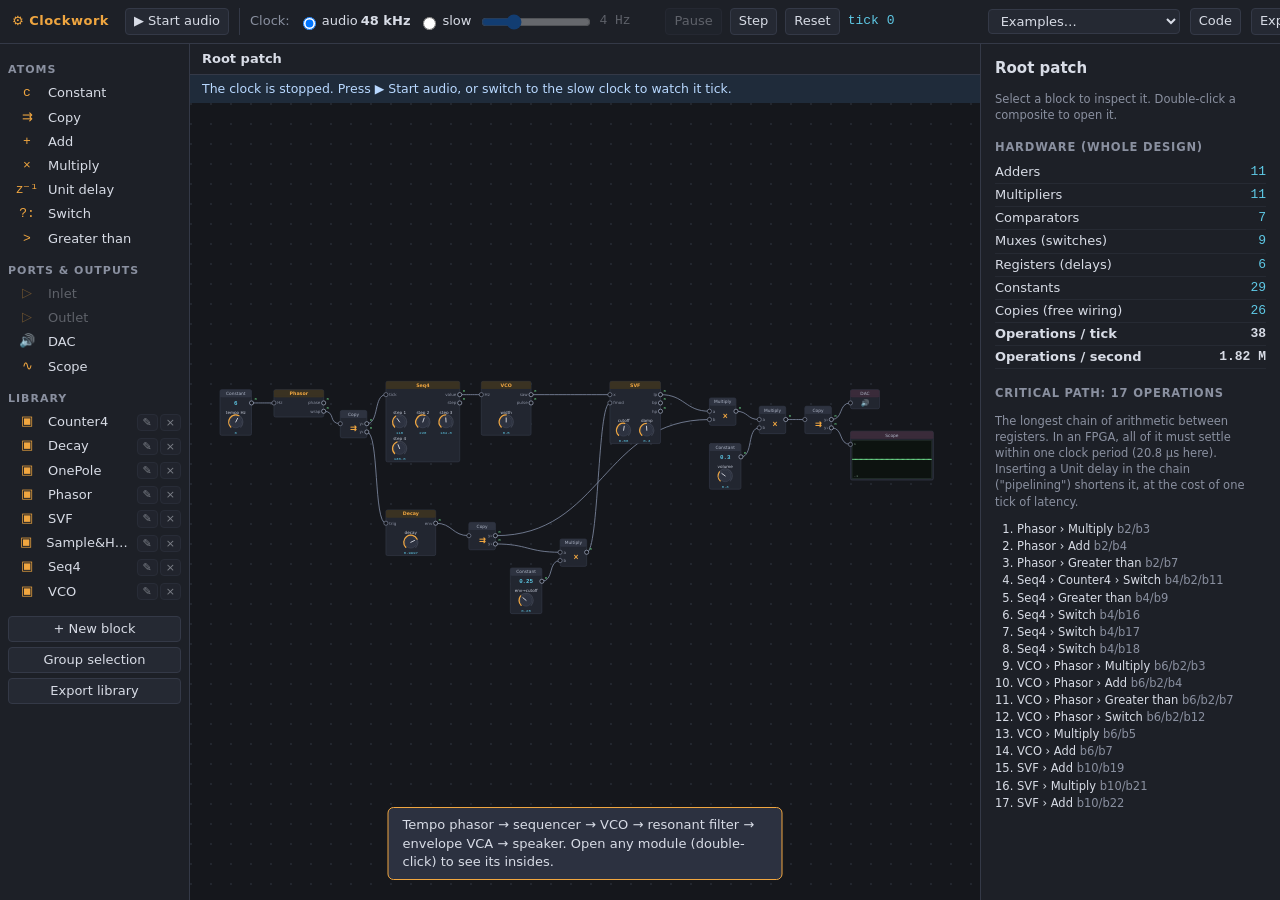
<file: index_old.html>
<!doctype html>
<html lang="en">
<head>
  <meta charset="utf-8">
  <title>Clockwork — a transparent dataflow synthesizer</title>
  <meta name="viewport" content="width=device-width, initial-scale=1">
  <link rel="stylesheet" href="css/style.css">
</head>
<body>
  <header id="top">
    <div class="brand">⚙ Clockwork</div>
    <button id="btn-audio" title="Start or stop the 48 kHz audio clock">▶ Start audio</button>
    <div class="group clock">
      <span class="dim">Clock:</span>
      <label title="Run the design at the audio sample rate"><input type="radio" name="mode" value="audio"> audio <b id="fs"></b></label>
      <label title="Run the design slowly on the main thread, so you can watch every value change"><input type="radio" name="mode" value="slow"> slow</label>
      <span id="slow-controls">
        <input type="range" id="slow-rate" min="0" max="1" step="0.001" title="Slow clock rate">
        <span id="slow-rate-label" class="mono"></span>
        <button id="btn-pause" title="Pause / run the slow clock">Pause</button>
      </span>
      <button id="btn-step" title="Advance exactly one tick (Space)">Step</button>
      <button id="btn-reset" title="Clear every register to 0 (hardware reset)">Reset</button>
      <span id="ticks" class="mono">tick 0</span>
    </div>
    <div class="spacer"></div>
    <select id="examples" title="Load an example patch"></select>
    <button id="btn-code" title="Show the program the patch compiles to">Code</button>
    <button id="btn-export" title="Download the project as JSON">Export</button>
    <button id="btn-import" title="Load a project or library JSON file">Import</button>
    <button id="btn-help" title="How this works">?</button>
    <a href="index.html" style="color:#5ec8e5" title="The spatial prototype: registers as regions on a grid">Grid prototype →</a>
  </header>

  <div id="main">
    <aside id="palette"></aside>
    <section id="center">
      <div id="crumbs"></div>
      <div id="banner"></div>
      <svg id="canvas"></svg>
      <div id="toast"></div>
    </section>
    <aside id="inspector"></aside>
  </div>

  <dialog id="code-dlg">
    <h2>Compiled program</h2>
    <p class="dim small">This is exactly what runs on every audio block. Each wire is a variable <code>nK</code>; each unit delay is a variable that keeps its value between ticks. Constants come from <code>p[]</code> so turning a knob never recompiles.</p>
    <pre class="code"></pre>
    <button class="close">Close</button>
  </dialog>

  <dialog id="help-dlg">
    <h2>How Clockwork works</h2>
    <p><b>One clock.</b> 48 000 times per second, every block computes exactly once. Each wire carries one number per tick.</p>
    <p><b>Seven atoms.</b> Constant, Copy, Add, Multiply, Unit delay, Switch, Greater-than. Everything else — oscillators, sequencers, envelopes, filters — is built from them. Open any library block to see how.</p>
    <p><b>Unit delay = register.</b> It outputs what its input was on the previous tick. Any feedback loop must pass through one; a loop without a delay is a <i>combinational loop</i> and is rejected, just as in FPGA design.</p>
    <p><b>Explicit fan-out.</b> An output drives exactly one input. Use Copy to send a signal to two places.</p>
    <p><b>Clock enables.</b> To run something slower than the clock (a sequencer step, a sample-and-hold), put a Switch in front of a register so it only updates when an "enable" pulse is 1. See <i>Sample&amp;Hold</i>, <i>Counter4</i>, <i>Seq4</i>.</p>
    <p><b>Control panels.</b> Inside a composite, select a Constant and tick "Show as a control". It becomes a knob, toggle or button on every instance's face.</p>
    <h3>Editing</h3>
    <ul>
      <li>Click or drag blocks from the left palette. Drag from an output port (right side) to an input port (left side) to wire.</li>
      <li>Drag a wire off an input to move or remove it. Click a wire and press Delete to remove it.</li>
      <li>Shift-click or shift-drag to select several blocks; <kbd>Ctrl+G</kbd> groups them into a new composite block.</li>
      <li>Double-click a composite to open it (<kbd>Esc</kbd> goes back up). Double-click a constant or knob to type a value.</li>
      <li>Drag the background to pan, scroll to zoom, <kbd>F</kbd> to fit. <kbd>Ctrl+D</kbd> duplicates.</li>
      <li>Slow clock: watch values tick; <kbd>Space</kbd> or Step advances one tick.</li>
    </ul>
    <p class="dim small">Your project autosaves in this browser. Use Export/Import to move it elsewhere.</p>
    <button class="close">Close</button>
  </dialog>

  <input type="file" id="file-input" accept=".json,application/json" hidden>

  <script src="js/blocks.js"></script>
  <script src="js/compiler.js"></script>
  <script src="js/library.js"></script>
  <script src="js/engine.js"></script>
  <script src="js/editor.js"></script>
  <script src="js/app.js"></script>
</body>
</html>
</file>
<file: css/style.css>
:root {
  --bg: #15171c; --panel: #1d2027; --panel2: #252933; --line: #343947;
  --text: #d8dce6; --dim: #8a90a0; --accent: #f0a640; --accent2: #5ec8e5;
  --wire: #7f8aa3; --err: #ff6b6b; --ok: #6fdc8c;
  --mono: ui-monospace, 'SF Mono', Menlo, Consolas, monospace;
}
* { box-sizing: border-box; }
html, body { margin: 0; height: 100%; background: var(--bg); color: var(--text); font: 13px/1.4 system-ui, sans-serif; overflow: hidden; }
button, select, input, textarea { font: inherit; color: var(--text); background: var(--panel2); border: 1px solid var(--line); border-radius: 4px; padding: 3px 8px; }
button { cursor: pointer; }
button:hover { border-color: var(--accent); }
button.on { background: #3b2d14; border-color: var(--accent); color: var(--accent); }
button.danger:hover { border-color: var(--err); color: var(--err); }
.mono, code, kbd { font-family: var(--mono); }
.dim { color: var(--dim); }
.small { font-size: 11.5px; }

#top { display: flex; align-items: center; gap: 10px; height: 44px; padding: 0 12px; background: var(--panel); border-bottom: 1px solid var(--line); white-space: nowrap; }
.brand { font-weight: 700; color: var(--accent); letter-spacing: .5px; margin-right: 6px; }
.group { display: flex; align-items: center; gap: 8px; padding: 0 10px; border-left: 1px solid var(--line); }
.group label { display: flex; align-items: center; gap: 3px; cursor: pointer; }
#slow-controls { display: flex; align-items: center; gap: 6px; }
#slow-controls.off { opacity: .35; }
#slow-rate { width: 110px; padding: 0; }
#slow-rate-label { min-width: 60px; }
#ticks { min-width: 110px; color: var(--accent2); }
.spacer { flex: 1; }

#main { display: flex; height: calc(100% - 44px); }
#palette { width: 190px; background: var(--panel); border-right: 1px solid var(--line); overflow-y: auto; padding: 6px 8px 20px; }
#palette h3 { font-size: 11px; text-transform: uppercase; letter-spacing: 1px; color: var(--dim); margin: 12px 0 4px; }
.pitem { display: flex; align-items: center; gap: 8px; padding: 3px 6px; border-radius: 4px; cursor: grab; user-select: none; flex: 1; min-width: 0; }
.pitem:hover { background: var(--panel2); }
.pitem.disabled { opacity: .35; cursor: not-allowed; }
.psym { width: 26px; text-align: center; font-family: var(--mono); color: var(--accent); }
.pname { overflow: hidden; text-overflow: ellipsis; }
.libitem { display: flex; align-items: center; }
.libitem .mini { padding: 0 5px; font-size: 11px; margin-left: 2px; opacity: .5; }
.libitem:hover .mini { opacity: 1; }
.pbuttons { display: flex; flex-direction: column; gap: 5px; margin-top: 12px; }

#center { flex: 1; position: relative; display: flex; flex-direction: column; min-width: 0; }
#crumbs { padding: 6px 12px; background: var(--panel); border-bottom: 1px solid var(--line); }
.crumb { color: var(--text); }
a.crumb { color: var(--accent2); cursor: pointer; text-decoration: underline; }
.crumb.cur { font-weight: 600; }
.sep { color: var(--dim); }
.hint { font-size: 11.5px; margin-left: 8px; }
#banner > div { padding: 5px 12px; font-size: 12.5px; }
#banner .err { background: #3a1f22; color: #ffb3b3; }
#banner .info { background: #1f2b3a; color: #b8d8ff; }
#canvas { flex: 1; width: 100%; display: block; cursor: default; user-select: none; touch-action: none; }
.griddot { fill: #262a33; }
#toast { position: absolute; left: 50%; bottom: 20px; transform: translateX(-50%); background: #2c3140; border: 1px solid var(--accent); padding: 8px 14px; border-radius: 6px; max-width: 70%; opacity: 0; pointer-events: none; transition: opacity .2s; }
#toast.show { opacity: 1; }

/* ---- patch drawing ---- */
.wire { fill: none; stroke: var(--wire); stroke-width: 2; }
.wire.temp { stroke: var(--accent); stroke-dasharray: 5 4; }
.wirehit { fill: none; stroke: transparent; stroke-width: 12; cursor: pointer; }
[data-wire]:hover .wire { stroke: #b6c0d8; }
[data-wire].selected .wire { stroke: var(--accent); stroke-width: 3; }
.boxsel { fill: rgba(240, 166, 64, .08); stroke: var(--accent); stroke-dasharray: 4 3; }

.block .body { fill: #222630; stroke: #3c4252; stroke-width: 1.2; }
.block .head { fill: #2e3340; }
.block { cursor: move; }
.block.selected .body { stroke: var(--accent); stroke-width: 2; }
.block.problem .body { stroke: var(--err); stroke-width: 2.5; fill: #33222a; }
.block text { fill: var(--text); text-anchor: middle; pointer-events: none; }
.block .title { font-size: 10.5px; fill: #aeb5c6; }
.block .symbol { font: 600 20px var(--mono); fill: var(--accent); }
.block .symbol.small { font-size: 16px; }
.block .cval { font: 600 14px var(--mono); fill: var(--accent2); }
.block .pname { font: 12px var(--mono); fill: #cfe7ff; }
.block .plabel { font-size: 10px; fill: var(--dim); text-anchor: start; }
.block .plabel.r { text-anchor: end; }
.block .val { font: 10px var(--mono); fill: var(--ok); text-anchor: start; }
.block .note { font-size: 10.5px; fill: var(--dim); font-style: italic; }
.t-comp .head { fill: #3a3222; }
.t-comp .title { fill: var(--accent); font-weight: 600; font-size: 11.5px; }
.t-delay .head { fill: #23384a; }
.t-delay .symbol { fill: var(--accent2); }
.t-inlet .head, .t-outlet .head { fill: #2b3a2e; }
.t-dac .head, .t-scope .head { fill: #3a2b3a; }
.port { fill: #11131a; stroke: #8b93a7; stroke-width: 1.5; cursor: crosshair; }
.port:hover { fill: var(--accent); stroke: var(--accent); }
.port.out { stroke: #b8c2d8; }

.screen { fill: #0d1310; stroke: #2b3a30; }
.trace { fill: none; stroke: var(--ok); stroke-width: 1.3; }
.dots circle { fill: var(--ok); }
.block .hi, .block .lo { font: 9px var(--mono); fill: #6d8a75; text-anchor: start; }

.ctl { cursor: ns-resize; }
.ctl[data-kind=toggle], .ctl[data-kind=button] { cursor: pointer; }
.ctlhit { fill: transparent; }
.ctl:hover .ctlhit { fill: rgba(255, 255, 255, .04); }
.block .clabel { font-size: 10px; fill: #c6cbd8; }
.block .cvalsm { font: 9.5px var(--mono); fill: var(--accent2); }
.knob { fill: #2d3240; stroke: #4a5163; }
.karc { fill: none; stroke: var(--accent); stroke-width: 3; stroke-linecap: round; }
.karc.bg { stroke: #3a3f4d; }
.kptr { stroke: #e8ebf2; stroke-width: 2; stroke-linecap: round; }
.toggle { fill: #3a3f4d; stroke: #4a5163; }
.toggle.on { fill: #6b4a14; stroke: var(--accent); }
.tknob { fill: #e8ebf2; }
.button { fill: #3a3f4d; stroke: #4a5163; stroke-width: 2; }
.button.on { fill: var(--accent); stroke: #ffd28a; }

/* ---- inspector ---- */
#inspector { width: 300px; background: var(--panel); border-left: 1px solid var(--line); overflow-y: auto; padding: 10px 14px 30px; }
#inspector h2 { font-size: 15px; margin: 4px 0 8px; }
#inspector h3 { font-size: 11.5px; text-transform: uppercase; letter-spacing: .8px; color: var(--dim); margin: 16px 0 6px; }
#inspector h3.err, ul.err { color: var(--err); }
#inspector ul { padding-left: 18px; margin: 4px 0; }
.eq { font: 600 14px var(--mono); color: var(--accent2); background: #171a20; padding: 6px 8px; border-radius: 4px; }
.field { display: flex; align-items: center; gap: 8px; margin: 6px 0; }
.field > span { width: 92px; color: var(--dim); flex-shrink: 0; }
.field input, .field select, .field textarea { flex: 1; min-width: 0; }
.field.col { flex-direction: column; align-items: stretch; }
.field.check > span { width: auto; color: var(--text); }
.field.check input { flex: none; width: auto; margin: 0 4px 0 0; }
table.res { width: 100%; border-collapse: collapse; }
table.res td { padding: 2px 0; border-bottom: 1px solid #262a33; }
table.res td:last-child { text-align: right; font-family: var(--mono); color: var(--accent2); }
table.res tr.sum td { color: var(--text); font-weight: 600; }
pre.code { background: #11131a; border: 1px solid var(--line); border-radius: 4px; padding: 8px; overflow: auto; font: 12px/1.45 var(--mono); color: #cdd6e8; white-space: pre; }
pre.code.small { font-size: 11px; white-space: pre-wrap; word-break: break-all; }
ol.crit { padding-left: 22px; margin: 4px 0; }
ol.crit li { margin: 1px 0; }
details summary { cursor: pointer; color: var(--dim); margin-top: 12px; }

dialog { background: var(--panel); color: var(--text); border: 1px solid var(--line); border-radius: 8px; max-width: 900px; width: 80vw; }
dialog::backdrop { background: rgba(0, 0, 0, .55); }
#code-dlg pre { max-height: 65vh; }
dialog .close { margin-top: 8px; }
kbd { background: var(--panel2); border: 1px solid var(--line); border-radius: 3px; padding: 0 4px; font-size: 11px; }
</file>
